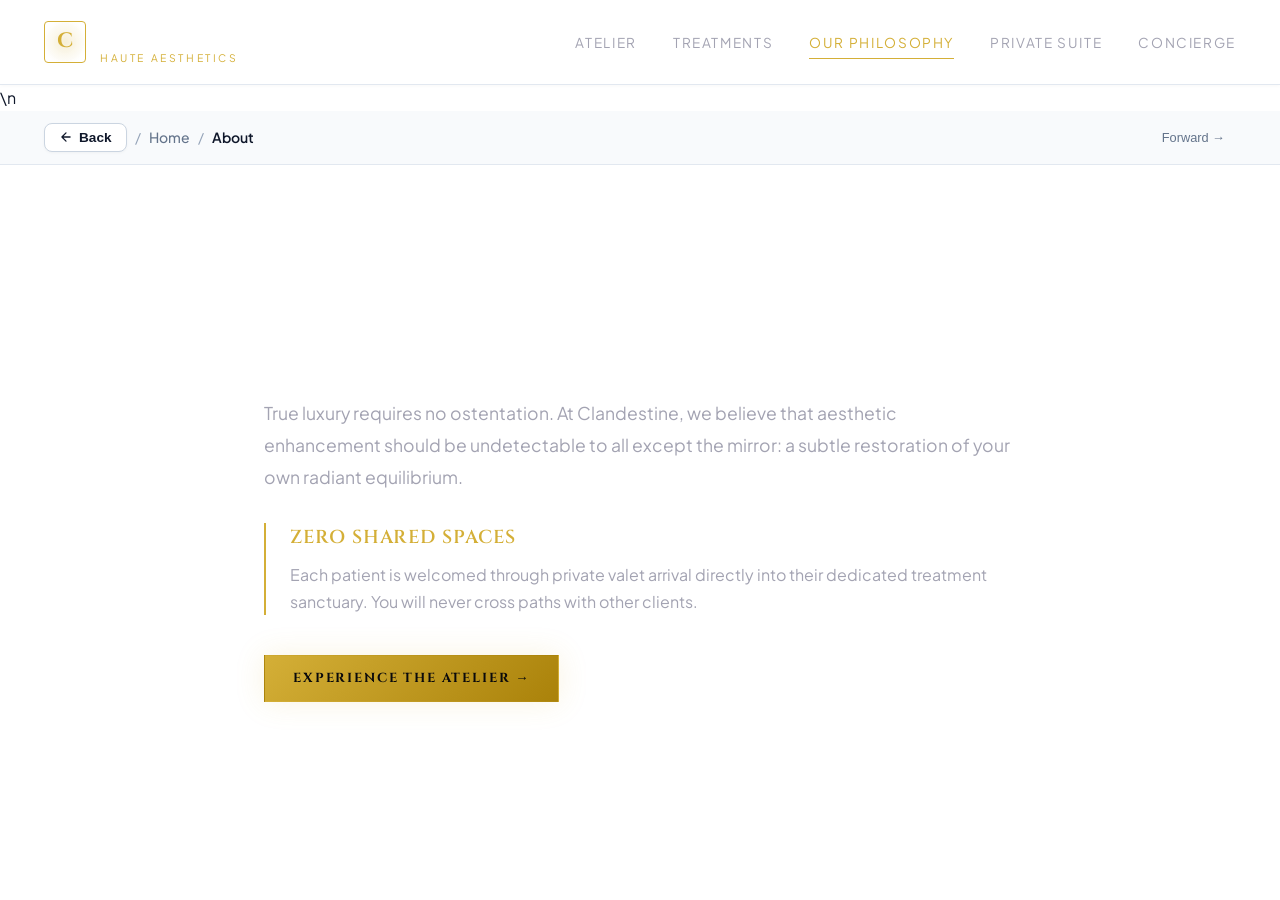
<file: about.html>
<!DOCTYPE html><html lang="en"><head><meta charset="UTF-8"><title>Our Philosophy — Clandestine Atelier</title><link rel="stylesheet" href="src/styles/theme.css"></head><body>
<header class="site-header"><div class="container header-inner"><a href="index.html" class="brand"><div class="brand-mark">C</div><div><span class="brand-name">Clandestine</span><span class="brand-sub">Haute Aesthetics</span></div></a><nav><ul class="nav-menu"><li><a href="index.html" class="nav-link">Atelier</a></li><li><a href="services.html" class="nav-link">Treatments</a></li><li><a href="about.html" class="nav-link active">Our Philosophy</a></li><li><a href="booking.html" class="nav-link">Private Suite</a></li><li><a href="contact.html" class="nav-link">Concierge</a></li></ul></nav></div></header>\n
  <!-- In-Window Breadcrumb & Front/Back Navigation -->
  <div class="subpage-nav-bar">
    <div class="container" style="display:flex; align-items:center; justify-content:space-between; flex-wrap:wrap; gap:12px;">
      <div style="display:flex; align-items:center; gap:8px; font-size:0.875rem;">
        <button onclick="window.history.length > 1 ? window.history.back() : window.location.href=\'index.html\'" class="btn-subpage-back" aria-label="Navigate Back">
          <svg width="14" height="14" viewBox="0 0 24 24" fill="none" stroke="currentColor" stroke-width="2.2" stroke-linecap="round" stroke-linejoin="round"><path d="M19 12H5M12 19l-7-7 7-7"/></svg>
          Back
        </button>
        <span style="color:#94A3B8;">/</span>
        <a href="index.html" style="color:#64748B; text-decoration:none; font-weight:500;">Home</a>
        <span style="color:#94A3B8;">/</span>
        <span style="color:#0F172A; font-weight:600;">About</span>
      </div>
      <div style="display:flex; align-items:center; gap:8px;">
        <button onclick="window.history.forward()" style="display:inline-flex; align-items:center; gap:4px; background:transparent; border:1px solid transparent; color:#64748B; padding:6px 10px; border-radius:6px; font-size:0.8rem; cursor:pointer;" title="Navigate Forward">Forward &rarr;</button>
      </div>
    </div>
  </div>

<div class="container" style="max-width:800px; padding:60px 24px 100px;">
<h1 style="font-size:3rem; margin-bottom:20px;">The Philosophy of Discretion</h1>
<p style="color:var(--text-muted); font-size:1.1rem; line-height:1.8; margin-bottom:30px;">True luxury requires no ostentation. At Clandestine, we believe that aesthetic enhancement should be undetectable to all except the mirror: a subtle restoration of your own radiant equilibrium.</p>
<div style="border-left:2px solid var(--color-gold); padding-left:24px; margin-bottom:40px;">
<h3 style="color:var(--color-gold); margin-bottom:8px;">Zero Shared Spaces</h3>
<p style="color:var(--text-muted); line-height:1.7;">Each patient is welcomed through private valet arrival directly into their dedicated treatment sanctuary. You will never cross paths with other clients.</p>
</div>
<a href="booking.html" class="btn btn-gold">Experience The Atelier &rarr;</a>
</div></body></html>
</file>
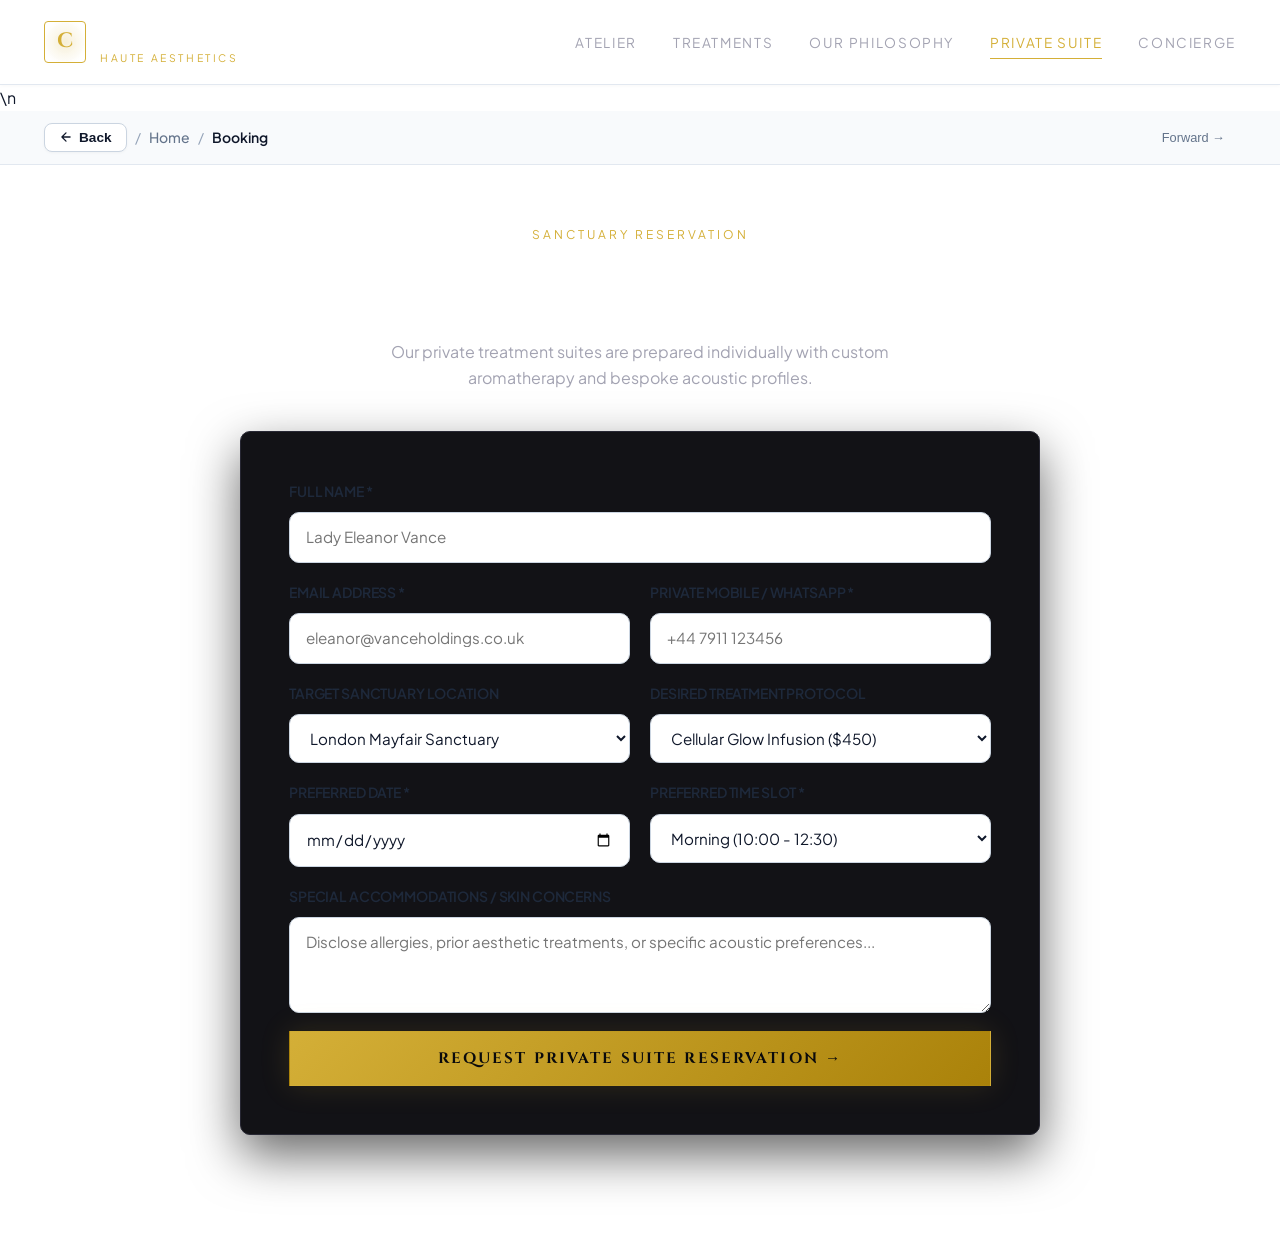
<file: booking.html>
<!DOCTYPE html>
<html lang="en">
<head>
  <meta charset="UTF-8">
  <meta name="viewport" content="width=device-width, initial-scale=1.0">
  <title>Reserve Private Suite — Clandestine Atelier</title>
  <link rel="icon" href="data:image/svg+xml,<svg xmlns='http://www.w3.org/2000/svg' viewBox='0 0 32 32'><rect width='32' height='32' fill='%230A0A0C'/><circle cx='16' cy='16' r='12' stroke='%23D4AF37' stroke-width='2' fill='none'/><text x='16' y='21' font-family='serif' font-size='14' fill='%23D4AF37' text-anchor='middle'>C</text></svg>">
  <link rel="stylesheet" href="src/styles/theme.css">
</head>
<body>
  <header class="site-header">
    <div class="container header-inner">
      <a href="index.html" class="brand">
        <div class="brand-mark">C</div>
        <div>
          <span class="brand-name">Clandestine</span>
          <span class="brand-sub">Haute Aesthetics</span>
        </div>
      </a>
      <nav>
        <ul class="nav-menu">
          <li><a href="index.html" class="nav-link">Atelier</a></li>
          <li><a href="services.html" class="nav-link">Treatments</a></li>
          <li><a href="about.html" class="nav-link">Our Philosophy</a></li>
          <li><a href="booking.html" class="nav-link active">Private Suite</a></li>
          <li><a href="contact.html" class="nav-link">Concierge</a></li>
        </ul>
      </nav>
    </div>
  </header>\n
  <!-- In-Window Breadcrumb & Front/Back Navigation -->
  <div class="subpage-nav-bar">
    <div class="container" style="display:flex; align-items:center; justify-content:space-between; flex-wrap:wrap; gap:12px;">
      <div style="display:flex; align-items:center; gap:8px; font-size:0.875rem;">
        <button onclick="window.history.length > 1 ? window.history.back() : window.location.href=\'index.html\'" class="btn-subpage-back" aria-label="Navigate Back">
          <svg width="14" height="14" viewBox="0 0 24 24" fill="none" stroke="currentColor" stroke-width="2.2" stroke-linecap="round" stroke-linejoin="round"><path d="M19 12H5M12 19l-7-7 7-7"/></svg>
          Back
        </button>
        <span style="color:#94A3B8;">/</span>
        <a href="index.html" style="color:#64748B; text-decoration:none; font-weight:500;">Home</a>
        <span style="color:#94A3B8;">/</span>
        <span style="color:#0F172A; font-weight:600;">Booking</span>
      </div>
      <div style="display:flex; align-items:center; gap:8px;">
        <button onclick="window.history.forward()" style="display:inline-flex; align-items:center; gap:4px; background:transparent; border:1px solid transparent; color:#64748B; padding:6px 10px; border-radius:6px; font-size:0.8rem; cursor:pointer;" title="Navigate Forward">Forward &rarr;</button>
      </div>
    </div>
  </div>


  <div class="container" style="padding:60px 24px 100px;">
    <div style="text-align:center; margin-bottom:40px;">
      <span class="section-tag">Sanctuary Reservation</span>
      <h1 style="font-size:2.8rem; margin-bottom:12px;">Reserve Your Suite</h1>
      <p style="color:var(--text-muted); max-width:540px; margin:0 auto;">Our private treatment suites are prepared individually with custom aromatherapy and bespoke acoustic profiles.</p>
    </div>

    <div class="booking-wrap">
      <form id="booking-form" onsubmit="handleSuiteBooking(event)">
        <div class="form-group">
          <label class="form-label">Full Name *</label>
          <input type="text" name="name" required placeholder="Lady Eleanor Vance" class="form-input">
        </div>

        <div style="display:grid; grid-template-columns:1fr 1fr; gap:20px;">
          <div class="form-group">
            <label class="form-label">Email Address *</label>
            <input type="email" name="email" required placeholder="eleanor@vanceholdings.co.uk" class="form-input">
          </div>
          <div class="form-group">
            <label class="form-label">Private Mobile / WhatsApp *</label>
            <input type="tel" name="phone" required placeholder="+44 7911 123456" class="form-input">
          </div>
        </div>

        <div style="display:grid; grid-template-columns:1fr 1fr; gap:20px;">
          <div class="form-group">
            <label class="form-label">Target Sanctuary Location</label>
            <select name="location" class="form-select">
              <option value="London Mayfair Sanctuary">London Mayfair Sanctuary</option>
              <option value="Beverly Hills Atelier">Beverly Hills Atelier</option>
              <option value="Zurich Alpine Clinic">Zurich Alpine Clinic</option>
            </select>
          </div>
          <div class="form-group">
            <label class="form-label">Desired Treatment Protocol</label>
            <select name="treatment" class="form-select">
              <option value="Cellular Glow Infusion ($450)">Cellular Glow Infusion ($450)</option>
              <option value="Clandestine Sculpt Facelift ($780)">Clandestine Sculpt Facelift ($780)</option>
              <option value="Stem-Cell Scalp Trichology ($580)">Stem-Cell Scalp Trichology ($580)</option>
              <option value="Full Atelier Bespoke Ritual ($1,200)">Full Atelier Bespoke Ritual ($1,200)</option>
            </select>
          </div>
        </div>

        <div style="display:grid; grid-template-columns:1fr 1fr; gap:20px;">
          <div class="form-group">
            <label class="form-label">Preferred Date *</label>
            <input type="date" name="preferred_date" required class="form-input">
          </div>
          <div class="form-group">
            <label class="form-label">Preferred Time Slot *</label>
            <select name="preferred_time" required class="form-select">
              <option value="Morning (10:00 - 12:30)">Morning (10:00 - 12:30)</option>
              <option value="Afternoon (13:30 - 16:00)">Afternoon (13:30 - 16:00)</option>
              <option value="Twilight Sanctuary (17:30 - 20:00)">Twilight Sanctuary (17:30 - 20:00)</option>
            </select>
          </div>
        </div>

        <div class="form-group">
          <label class="form-label">Special Accommodations / Skin Concerns</label>
          <textarea name="notes" rows="3" placeholder="Disclose allergies, prior aesthetic treatments, or specific acoustic preferences..." class="form-textarea"></textarea>
        </div>

        <button type="submit" id="b-btn" class="btn btn-gold" style="width:100%; padding:16px; font-size:0.95rem;">Request Private Suite Reservation &rarr;</button>
      </form>
    </div>
  </div>

  <script src="src/services/api.js"></script>
  <script>
    async function handleSuiteBooking(e) {
      e.preventDefault();
      const form = e.target;
      const btn = document.getElementById('b-btn');
      btn.textContent = 'Contacting Concierge...';

      const data = {
        name: form.name.value,
        email: form.email.value,
        phone: form.phone.value,
        service: form.treatment.value,
        requirement: `Location: ${form.location.value} | Slot: ${form.preferred_time.value}`,
        preferred_date: form.preferred_date.value,
        preferred_time: form.preferred_time.value,
        notes: form.notes.value,
        lead_type: 'BOOKING'
      };

      try {
        const res = await ScaleNovaAPI.submitLead(data);
        form.innerHTML = `
          <div style="text-align:center; padding:40px 10px;">
            <div style="color:var(--color-gold); font-size:3rem; margin-bottom:16px;">✦</div>
            <h2 class="font-serif" style="color:var(--color-gold); margin-bottom:14px;">Suite Request Reserved</h2>
            <p style="color:var(--text-muted); line-height:1.8; margin-bottom:24px;">Thank you, ${data.name}. Your confidential request <strong>${res.submission_id}</strong> has been transmitted directly to our private concierge at ${data.service}. You will receive confirmation via secure message.</p>
            <a href="index.html" class="btn btn-outline-gold">Return to Atelier</a>
          </div>
        `;
      } catch (err) {
        alert('Booking recorded in offline registry.');
      }
    }
  </script>
</body>
</html>
</file>
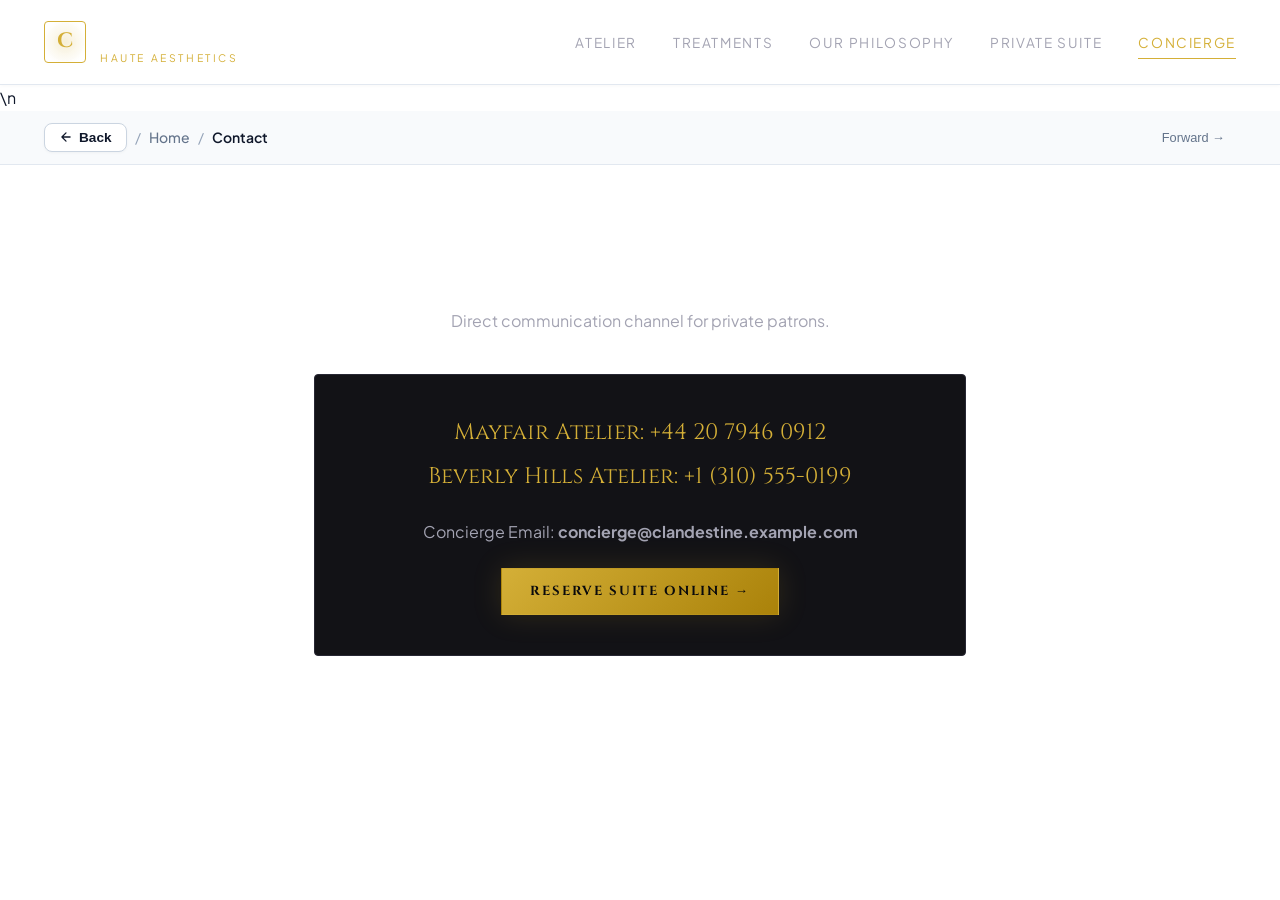
<file: contact.html>
<!DOCTYPE html><html lang="en"><head><meta charset="UTF-8"><title>Concierge — Clandestine Atelier</title><link rel="stylesheet" href="src/styles/theme.css"></head><body>
<header class="site-header"><div class="container header-inner"><a href="index.html" class="brand"><div class="brand-mark">C</div><div><span class="brand-name">Clandestine</span><span class="brand-sub">Haute Aesthetics</span></div></a><nav><ul class="nav-menu"><li><a href="index.html" class="nav-link">Atelier</a></li><li><a href="services.html" class="nav-link">Treatments</a></li><li><a href="about.html" class="nav-link">Our Philosophy</a></li><li><a href="booking.html" class="nav-link">Private Suite</a></li><li><a href="contact.html" class="nav-link active">Concierge</a></li></ul></nav></div></header>\n
  <!-- In-Window Breadcrumb & Front/Back Navigation -->
  <div class="subpage-nav-bar">
    <div class="container" style="display:flex; align-items:center; justify-content:space-between; flex-wrap:wrap; gap:12px;">
      <div style="display:flex; align-items:center; gap:8px; font-size:0.875rem;">
        <button onclick="window.history.length > 1 ? window.history.back() : window.location.href=\'index.html\'" class="btn-subpage-back" aria-label="Navigate Back">
          <svg width="14" height="14" viewBox="0 0 24 24" fill="none" stroke="currentColor" stroke-width="2.2" stroke-linecap="round" stroke-linejoin="round"><path d="M19 12H5M12 19l-7-7 7-7"/></svg>
          Back
        </button>
        <span style="color:#94A3B8;">/</span>
        <a href="index.html" style="color:#64748B; text-decoration:none; font-weight:500;">Home</a>
        <span style="color:#94A3B8;">/</span>
        <span style="color:#0F172A; font-weight:600;">Contact</span>
      </div>
      <div style="display:flex; align-items:center; gap:8px;">
        <button onclick="window.history.forward()" style="display:inline-flex; align-items:center; gap:4px; background:transparent; border:1px solid transparent; color:#64748B; padding:6px 10px; border-radius:6px; font-size:0.8rem; cursor:pointer;" title="Navigate Forward">Forward &rarr;</button>
      </div>
    </div>
  </div>

<div class="container" style="max-width:700px; padding:60px 24px 100px;"><h1 style="font-size:2.8rem; text-align:center; margin-bottom:12px;">Private Concierge</h1><p style="color:var(--text-muted); text-align:center; margin-bottom:40px;">Direct communication channel for private patrons.</p>
<div style="background:var(--bg-secondary); padding:40px; border-radius:var(--radius-sm); border:1px solid var(--border-subtle); text-align:center;">
<div style="color:var(--color-gold); font-size:1.4rem; font-family:var(--font-serif); margin-bottom:8px;">Mayfair Atelier: +44 20 7946 0912</div>
<div style="color:var(--color-gold); font-size:1.4rem; font-family:var(--font-serif); margin-bottom:24px;">Beverly Hills Atelier: +1 (310) 555-0199</div>
<p style="color:var(--text-muted); margin-bottom:24px;">Concierge Email: <strong>concierge@clandestine.example.com</strong></p>
<a href="booking.html" class="btn btn-gold">Reserve Suite Online &rarr;</a>
</div></div></body></html>
</file>
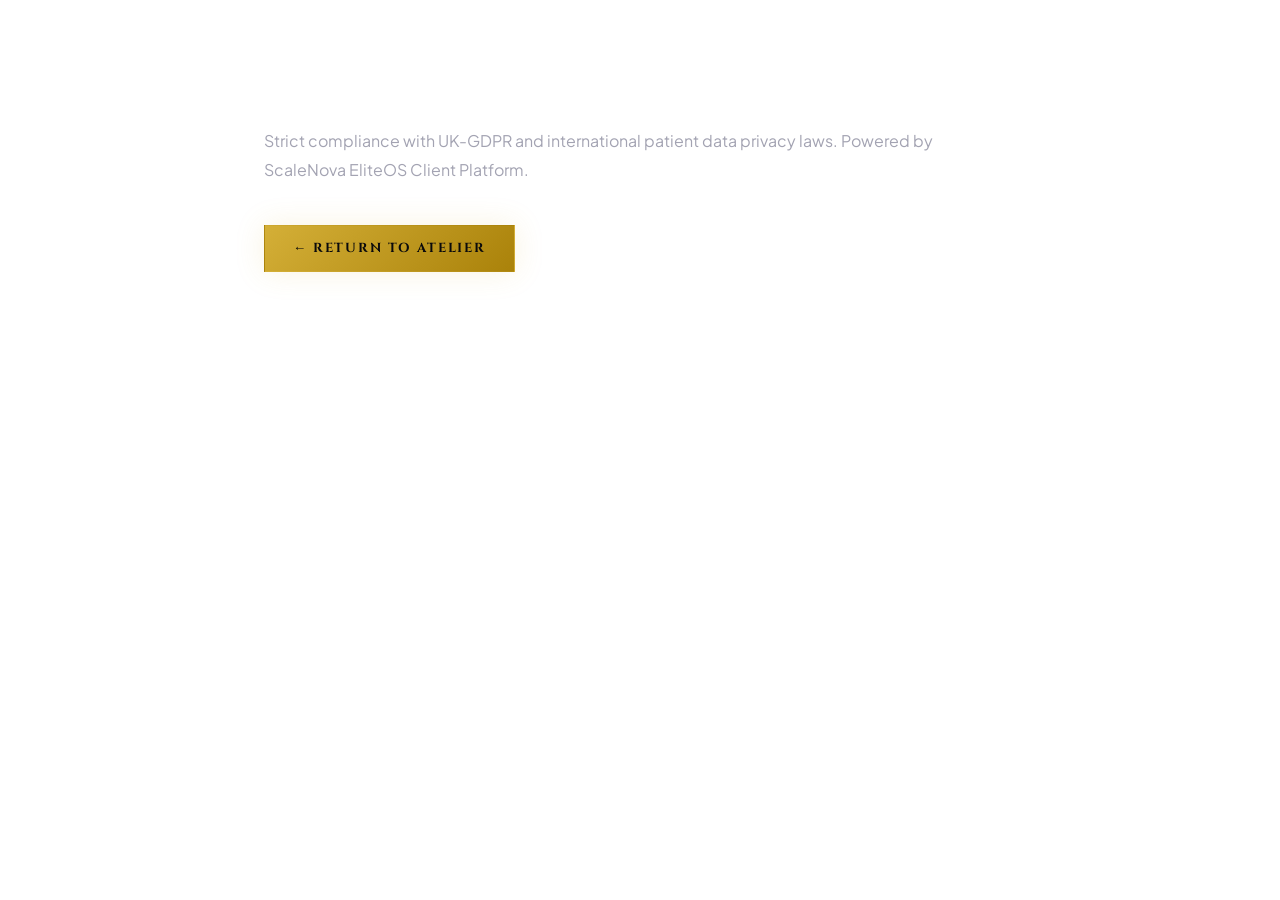
<file: privacy.html>
<!DOCTYPE html><html><head><meta charset="UTF-8"><title>Privacy — Clandestine Atelier</title><link rel="stylesheet" href="src/styles/theme.css"></head><body style="padding:60px 20px;"><div class="container" style="max-width:800px;"><h1>Medical Privacy & Data Governance</h1><p style="color:var(--text-muted); line-height:1.8; margin-top:16px;">Strict compliance with UK-GDPR and international patient data privacy laws. Powered by ScaleNova EliteOS Client Platform.</p><div style="margin-top:40px;"><a href="index.html" class="btn btn-gold">&larr; Return to Atelier</a></div></div></body></html>
</file>
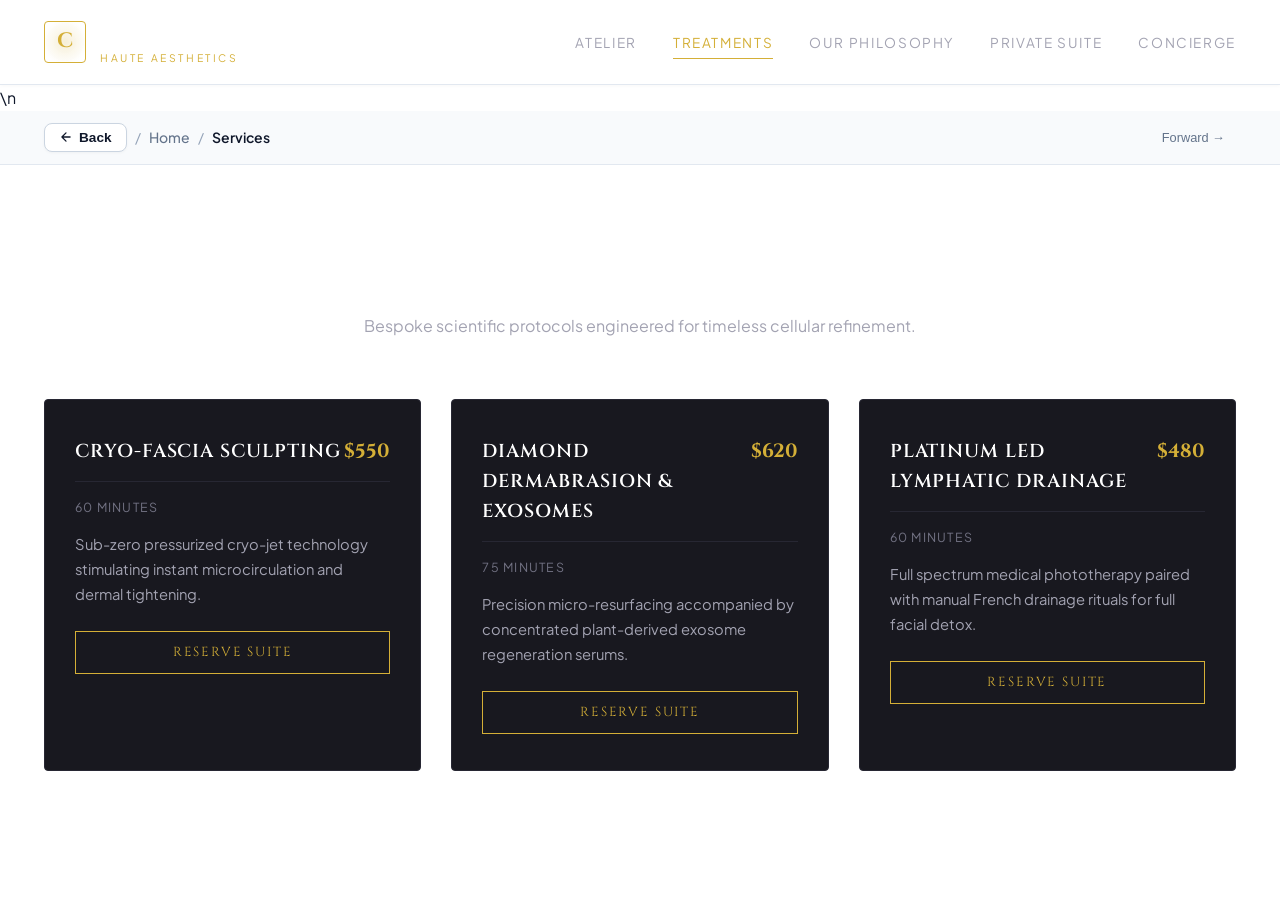
<file: services.html>
<!DOCTYPE html><html lang="en"><head><meta charset="UTF-8"><title>Treatments Directory — Clandestine Atelier</title><link rel="stylesheet" href="src/styles/theme.css"></head><body>
<header class="site-header"><div class="container header-inner"><a href="index.html" class="brand"><div class="brand-mark">C</div><div><span class="brand-name">Clandestine</span><span class="brand-sub">Haute Aesthetics</span></div></a><nav><ul class="nav-menu"><li><a href="index.html" class="nav-link">Atelier</a></li><li><a href="services.html" class="nav-link active">Treatments</a></li><li><a href="about.html" class="nav-link">Our Philosophy</a></li><li><a href="booking.html" class="nav-link">Private Suite</a></li><li><a href="contact.html" class="nav-link">Concierge</a></li></ul></nav></div></header>\n
  <!-- In-Window Breadcrumb & Front/Back Navigation -->
  <div class="subpage-nav-bar">
    <div class="container" style="display:flex; align-items:center; justify-content:space-between; flex-wrap:wrap; gap:12px;">
      <div style="display:flex; align-items:center; gap:8px; font-size:0.875rem;">
        <button onclick="window.history.length > 1 ? window.history.back() : window.location.href=\'index.html\'" class="btn-subpage-back" aria-label="Navigate Back">
          <svg width="14" height="14" viewBox="0 0 24 24" fill="none" stroke="currentColor" stroke-width="2.2" stroke-linecap="round" stroke-linejoin="round"><path d="M19 12H5M12 19l-7-7 7-7"/></svg>
          Back
        </button>
        <span style="color:#94A3B8;">/</span>
        <a href="index.html" style="color:#64748B; text-decoration:none; font-weight:500;">Home</a>
        <span style="color:#94A3B8;">/</span>
        <span style="color:#0F172A; font-weight:600;">Services</span>
      </div>
      <div style="display:flex; align-items:center; gap:8px;">
        <button onclick="window.history.forward()" style="display:inline-flex; align-items:center; gap:4px; background:transparent; border:1px solid transparent; color:#64748B; padding:6px 10px; border-radius:6px; font-size:0.8rem; cursor:pointer;" title="Navigate Forward">Forward &rarr;</button>
      </div>
    </div>
  </div>

<div class="container" style="padding:60px 24px 100px;"><div style="text-align:center; margin-bottom:60px;"><h1 style="font-size:3rem; margin-bottom:12px;">Full Treatment Directory</h1><p style="color:var(--text-muted);">Bespoke scientific protocols engineered for timeless cellular refinement.</p></div>
<div class="treatment-grid">
  <div class="treatment-card"><div class="treatment-header"><h3>Cryo-Fascia Sculpting</h3><span class="treatment-price">$550</span></div><span class="treatment-duration">60 Minutes</span><p class="treatment-desc">Sub-zero pressurized cryo-jet technology stimulating instant microcirculation and dermal tightening.</p><a href="booking.html" class="btn btn-outline-gold" style="width:100%; text-align:center; padding:10px;">Reserve Suite</a></div>
  <div class="treatment-card"><div class="treatment-header"><h3>Diamond Dermabrasion & Exosomes</h3><span class="treatment-price">$620</span></div><span class="treatment-duration">75 Minutes</span><p class="treatment-desc">Precision micro-resurfacing accompanied by concentrated plant-derived exosome regeneration serums.</p><a href="booking.html" class="btn btn-outline-gold" style="width:100%; text-align:center; padding:10px;">Reserve Suite</a></div>
  <div class="treatment-card"><div class="treatment-header"><h3>Platinum LED Lymphatic Drainage</h3><span class="treatment-price">$480</span></div><span class="treatment-duration">60 Minutes</span><p class="treatment-desc">Full spectrum medical phototherapy paired with manual French drainage rituals for full facial detox.</p><a href="booking.html" class="btn btn-outline-gold" style="width:100%; text-align:center; padding:10px;">Reserve Suite</a></div>
</div></div></body></html>
</file>
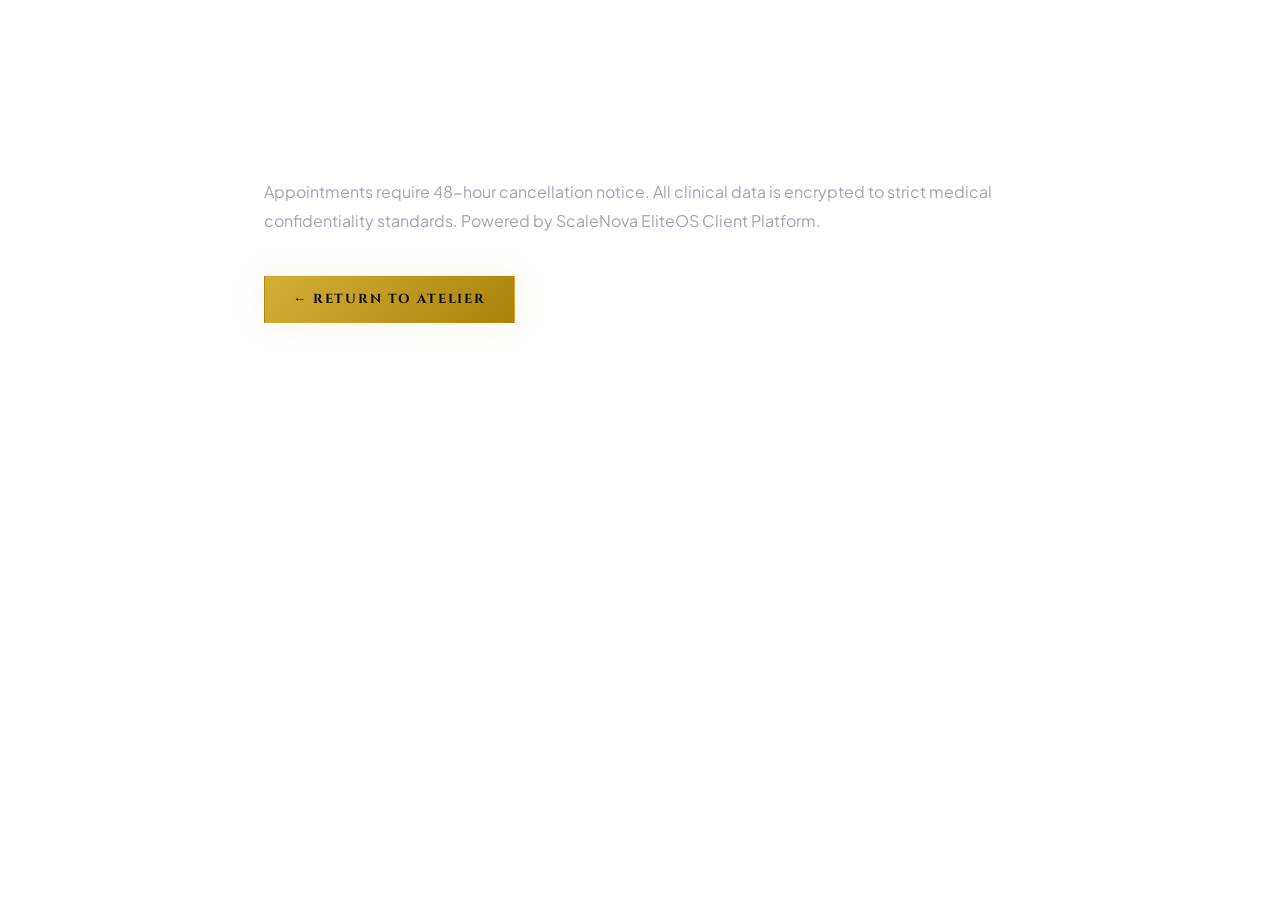
<file: terms.html>
<!DOCTYPE html><html><head><meta charset="UTF-8"><title>Terms — Clandestine Atelier</title><link rel="stylesheet" href="src/styles/theme.css"></head><body style="padding:60px 20px;"><div class="container" style="max-width:800px;"><h1>Atelier Governance & Confidentiality</h1><p style="color:var(--text-muted); line-height:1.8; margin-top:16px;">Appointments require 48-hour cancellation notice. All clinical data is encrypted to strict medical confidentiality standards. Powered by ScaleNova EliteOS Client Platform.</p><div style="margin-top:40px;"><a href="index.html" class="btn btn-gold">&larr; Return to Atelier</a></div></div></body></html>
</file>
<file: src/styles/theme.css>
/* ==============================================================================
   SCALENOVA SYSTEMS — DEMO 07: CLANDESTINE ATELIER
   Haute Aesthetics, MedSpa & Luxury Wellness Design System
   ============================================================================== */

@import url('https://fonts.googleapis.com/css2?family=Cinzel:wght@400;600;700;800&family=Plus+Jakarta+Sans:wght@300;400;500;600;700&family=Playfair+Display:ital,wght@0,400;0,600;1,400&display=swap');

:root {
  --bg-primary: #0A0A0C;
  --bg-secondary: #121216;
  --bg-card: #18181F;
  --surface-overlay: rgba(10, 10, 12, 0.92);
  --border-subtle: #272733;
  --border-gold: #C5A880;
  
  --color-gold: #D4AF37;
  --color-gold-hover: #E5C365;
  --color-gold-glow: rgba(212, 175, 55, 0.2);
  --color-champagne: #F5E6D3;
  --color-rose: #E29578;
  
  --text-main: #FFFFFF;
  --text-muted: #A3A3B2;
  --text-light: #717182;

  --shadow-lux: 0 20px 50px rgba(0, 0, 0, 0.6);
  --shadow-gold: 0 0 30px rgba(212, 175, 55, 0.15);

  --font-serif: 'Cinzel', Georgia, serif;
  --font-editorial: 'Playfair Display', serif;
  --font-sans: 'Plus Jakarta Sans', sans-serif;
  
  --radius-sm: 4px;
  --radius-md: 10px;
  --radius-lg: 16px;
  --radius-full: 9999px;
  --transition: all 0.3s cubic-bezier(0.16, 1, 0.3, 1);
}

* { box-sizing: border-box; margin: 0; padding: 0; }

body {
  background-color: var(--bg-primary);
  color: var(--text-main);
  font-family: var(--font-sans);
  line-height: 1.6;
  -webkit-font-smoothing: antialiased;
  overflow-x: hidden;
}

h1, h2, h3, h4, .font-serif {
  font-family: var(--font-serif);
  font-weight: 600;
  letter-spacing: 0.05em;
  color: var(--text-main);
  text-transform: uppercase;
}

a { color: inherit; text-decoration: none; }

.container {
  width: 100%;
  max-width: 1240px;
  margin: 0 auto;
  padding: 0 24px;
}

/* Dispatch Bar */
.dispatch-bar {
  background-color: #050506;
  color: var(--color-champagne);
  font-size: 0.78rem;
  letter-spacing: 0.15em;
  text-transform: uppercase;
  padding: 8px 0;
  border-bottom: 1px solid var(--border-subtle);
  text-align: center;
}
.dispatch-bar span { color: var(--color-gold); font-weight: 700; }

/* Site Header */
.site-header {
  position: sticky;
  top: 0;
  z-index: 100;
  background: var(--surface-overlay);
  backdrop-filter: blur(16px);
  border-bottom: 1px solid var(--border-subtle);
}
.header-inner {
  display: flex;
  align-items: center;
  justify-content: space-between;
  height: 84px;
}
.brand {
  display: flex;
  align-items: center;
  gap: 14px;
}
.brand-mark {
  width: 42px;
  height: 42px;
  border: 1px solid var(--color-gold);
  color: var(--color-gold);
  display: flex;
  align-items: center;
  justify-content: center;
  font-family: var(--font-serif);
  font-size: 1.3rem;
  font-weight: 700;
  border-radius: var(--radius-sm);
  background: radial-gradient(circle, var(--color-gold-glow) 0%, transparent 80%);
}
.brand-name {
  font-family: var(--font-serif);
  font-size: 1.25rem;
  letter-spacing: 0.18em;
  color: #FFF;
}
.brand-sub {
  font-size: 0.65rem;
  letter-spacing: 0.25em;
  text-transform: uppercase;
  color: var(--color-gold);
  display: block;
}

.nav-menu {
  display: flex;
  gap: 36px;
  list-style: none;
}
.nav-link {
  font-size: 0.85rem;
  text-transform: uppercase;
  letter-spacing: 0.12em;
  color: var(--text-muted);
  transition: var(--transition);
  padding: 8px 0;
  position: relative;
}
.nav-link:hover, .nav-link.active {
  color: var(--color-gold);
}
.nav-link.active::after {
  content: '';
  position: absolute;
  bottom: 0;
  left: 0;
  width: 100%;
  height: 1px;
  background: var(--color-gold);
}

.btn {
  display: inline-flex;
  align-items: center;
  justify-content: center;
  gap: 8px;
  padding: 12px 28px;
  font-family: var(--font-serif);
  font-size: 0.82rem;
  letter-spacing: 0.14em;
  text-transform: uppercase;
  cursor: pointer;
  transition: var(--transition);
  border: 1px solid transparent;
}
.btn-gold {
  background: linear-gradient(135deg, #D4AF37 0%, #AA820A 100%);
  color: #0A0A0C;
  font-weight: 700;
  box-shadow: var(--shadow-gold);
}
.btn-gold:hover {
  background: linear-gradient(135deg, #E5C365 0%, #C5A880 100%);
  transform: translateY(-2px);
}
.btn-outline-gold {
  border: 1px solid var(--color-gold);
  color: var(--color-gold);
  background: transparent;
}
.btn-outline-gold:hover {
  background: var(--color-gold-glow);
  color: #FFF;
}

/* Hero Section */
.hero {
  position: relative;
  padding: 120px 0 100px;
  background: radial-gradient(circle at 50% 0%, rgba(212, 175, 55, 0.12) 0%, transparent 70%);
  text-align: center;
}
.hero-tagline {
  color: var(--color-gold);
  font-size: 0.8rem;
  letter-spacing: 0.3em;
  text-transform: uppercase;
  margin-bottom: 24px;
  display: block;
}
.hero-h1 {
  font-size: 4rem;
  line-height: 1.15;
  letter-spacing: 0.08em;
  max-width: 900px;
  margin: 0 auto 28px;
}
.hero-h1 em {
  font-family: var(--font-editorial);
  text-transform: none;
  font-style: italic;
  font-weight: 400;
  color: var(--color-gold);
}
.hero-sub {
  font-size: 1.15rem;
  color: var(--text-muted);
  max-width: 640px;
  margin: 0 auto 40px;
  font-weight: 300;
  line-height: 1.8;
}

/* Treatment Menu Showcase */
.section {
  padding: 100px 0;
}
.section-header {
  text-align: center;
  max-width: 640px;
  margin: 0 auto 60px;
}
.section-tag {
  color: var(--color-gold);
  font-size: 0.75rem;
  letter-spacing: 0.25em;
  text-transform: uppercase;
  margin-bottom: 12px;
  display: block;
}
.section-title {
  font-size: 2.6rem;
  margin-bottom: 16px;
}
.section-desc {
  color: var(--text-muted);
  font-size: 1rem;
}

.treatment-grid {
  display: grid;
  grid-template-columns: repeat(auto-fit, minmax(340px, 1fr));
  gap: 30px;
}
.treatment-card {
  background: var(--bg-card);
  border: 1px solid var(--border-subtle);
  border-radius: var(--radius-sm);
  padding: 36px 30px;
  transition: var(--transition);
  position: relative;
  overflow: hidden;
}
.treatment-card::before {
  content: '';
  position: absolute;
  top: 0;
  left: 0;
  width: 100%;
  height: 2px;
  background: transparent;
  transition: var(--transition);
}
.treatment-card:hover {
  border-color: var(--border-gold);
  transform: translateY(-4px);
  box-shadow: var(--shadow-lux);
}
.treatment-card:hover::before {
  background: var(--color-gold);
}
.treatment-header {
  display: flex;
  justify-content: space-between;
  align-items: baseline;
  margin-bottom: 16px;
  border-bottom: 1px solid var(--border-subtle);
  padding-bottom: 14px;
}
.treatment-name {
  font-size: 1.25rem;
  letter-spacing: 0.05em;
}
.treatment-price {
  font-family: var(--font-serif);
  color: var(--color-gold);
  font-size: 1.2rem;
  font-weight: 700;
}
.treatment-duration {
  font-size: 0.78rem;
  color: var(--text-light);
  letter-spacing: 0.1em;
  text-transform: uppercase;
  margin-bottom: 14px;
  display: block;
}
.treatment-desc {
  font-size: 0.92rem;
  color: var(--text-muted);
  line-height: 1.7;
  margin-bottom: 24px;
}
.treatment-footer {
  display: flex;
  justify-content: space-between;
  align-items: center;
}

/* Master Practitioners */
.team-grid {
  display: grid;
  grid-template-columns: repeat(auto-fit, minmax(280px, 1fr));
  gap: 32px;
}
.team-card {
  background: var(--bg-secondary);
  border: 1px solid var(--border-subtle);
  border-radius: var(--radius-sm);
  overflow: hidden;
  text-align: center;
}
.team-thumb {
  height: 360px;
  overflow: hidden;
  position: relative;
}
.team-thumb img {
  width: 100%;
  height: 100%;
  object-fit: cover;
  filter: grayscale(40%);
  transition: var(--transition);
}
.team-card:hover .team-thumb img {
  filter: grayscale(0%);
  transform: scale(1.05);
}
.team-info {
  padding: 24px 20px;
}
.team-name {
  font-size: 1.2rem;
  margin-bottom: 4px;
}
.team-role {
  color: var(--color-gold);
  font-size: 0.75rem;
  letter-spacing: 0.15em;
  text-transform: uppercase;
  margin-bottom: 12px;
}
.team-bio {
  font-size: 0.86rem;
  color: var(--text-muted);
  line-height: 1.6;
}

/* Luxury Booking Form */
.booking-wrap {
  background: var(--bg-secondary);
  border: 1px solid var(--border-subtle);
  border-radius: var(--radius-md);
  padding: 48px;
  max-width: 800px;
  margin: 0 auto;
  box-shadow: var(--shadow-lux);
}
.form-group {
  margin-bottom: 24px;
}
.form-label {
  display: block;
  font-size: 0.8rem;
  text-transform: uppercase;
  letter-spacing: 0.12em;
  color: var(--color-champagne);
  margin-bottom: 8px;
}
.form-input, .form-select, .form-textarea {
  width: 100%;
  padding: 14px 16px;
  background: var(--bg-primary);
  border: 1px solid var(--border-subtle);
  color: #FFF;
  font-family: var(--font-sans);
  font-size: 0.95rem;
  border-radius: var(--radius-sm);
  outline: none;
  transition: var(--transition);
}
.form-input:focus, .form-select:focus, .form-textarea:focus {
  border-color: var(--color-gold);
  box-shadow: var(--shadow-gold);
}

/* Footer */
.site-footer {
  background: #050506;
  border-top: 1px solid var(--border-subtle);
  padding: 80px 0 36px;
}
.footer-grid {
  display: grid;
  grid-template-columns: 1.5fr 1fr 1fr 1fr;
  gap: 40px;
  margin-bottom: 60px;
}
.footer-col h4 {
  font-size: 0.95rem;
  letter-spacing: 0.15em;
  color: var(--color-gold);
  margin-bottom: 20px;
}
.footer-links { list-style: none; }
.footer-links li { margin-bottom: 12px; }
.footer-links a {
  font-size: 0.88rem;
  color: var(--text-muted);
  transition: var(--transition);
}
.footer-links a:hover { color: var(--color-gold); }

.footer-bottom {
  border-top: 1px solid var(--border-subtle);
  padding-top: 30px;
  display: flex;
  justify-content: space-between;
  font-size: 0.8rem;
  color: var(--text-light);
}

@media(max-width: 768px) {
  .nav-menu { display: none; }
  .hero-h1 { font-size: 2.6rem; }
  .footer-grid { grid-template-columns: 1fr; gap: 32px; }
  .booking-wrap { padding: 24px; }
}
\n
/* =========================================================================
 * SCALENOVA PREMIUM LIGHT LUXURY & MOTIONSITES.AI DESIGN SYSTEM TOKENS
 * Mobile-First Single-Column Stacked Forms, Light Luxury Aesthetic,
 * Micro-Animations, Smooth In-Window Navigation & Floating Indicators.
 * ========================================================================= */

:root {
  --sn-bg-primary: #FFFFFF;
  --sn-bg-secondary: #F8FAFC;
  --sn-bg-tertiary: #F1F5F9;
  --sn-card-bg: #FFFFFF;
  --sn-border-subtle: #E2E8F0;
  --sn-border-focus: #3B82F6;
  --sn-text-main: #0F172A;
  --sn-text-body: #334155;
  --sn-text-muted: #64748B;
  --sn-shadow-card: 0 4px 20px -2px rgba(15, 23, 42, 0.05), 0 2px 6px -1px rgba(15, 23, 42, 0.02);
  --sn-shadow-hover: 0 20px 35px -10px rgba(15, 23, 42, 0.08), 0 1px 3px rgba(0, 0, 0, 0.05);
}

/* 1. LIGHT LUXURY BACKGROUND TRANSFORMATION */
body {
  background-color: #FFFFFF !important;
  color: #0F172A !important;
  overflow-x: hidden !important;
}

.top-dispatch-bar {
  background: #F1F5F9 !important;
  color: #0F172A !important;
  border-bottom: 1px solid #E2E8F0 !important;
}

.top-dispatch-bar a {
  color: #0F172A !important;
}

.site-header {
  background: rgba(255, 255, 255, 0.94) !important;
  backdrop-filter: blur(16px) !important;
  -webkit-backdrop-filter: blur(16px) !important;
  border-bottom: 1px solid #E2E8F0 !important;
  box-shadow: 0 1px 4px rgba(0, 0, 0, 0.03) !important;
}

.site-footer {
  background-color: #F8FAFC !important;
  color: #475569 !important;
  border-top: 1px solid #E2E8F0 !important;
}

.site-footer h3, .site-footer h4, .footer-brand h3, .footer-col h4, .footer-column h4 {
  color: #0F172A !important;
}

.site-footer a {
  color: #64748B !important;
  transition: color 0.2s ease !important;
}

.site-footer a:hover {
  color: #2563EB !important;
}

.footer-bottom {
  border-top: 1px solid #E2E8F0 !important;
  color: #64748B !important;
}

/* 2. MOBILE-FIRST SINGLE-COLUMN STACKED FORMS (ZERO COLLISION) */
form {
  display: flex !important;
  flex-direction: column !important;
  width: 100% !important;
}

.form-row-2col, .form-row, .form-grid, .grid-cols-2 {
  display: flex !important;
  flex-direction: column !important;
  width: 100% !important;
  gap: 16px !important;
  margin-bottom: 0 !important;
}

.form-group, .field, .input-group {
  width: 100% !important;
  display: flex !important;
  flex-direction: column !important;
  gap: 6px !important;
  margin-bottom: 18px !important;
  box-sizing: border-box !important;
}

.form-group label, .field label {
  font-size: 0.875rem !important;
  font-weight: 600 !important;
  color: #1E293B !important;
  margin-bottom: 4px !important;
  display: block !important;
  letter-spacing: -0.01em !important;
}

.form-group input, .form-group select, .form-group textarea,
.field input, .field select, .field textarea,
input[type="text"], input[type="email"], input[type="tel"], input[type="date"], input[type="number"], select, textarea {
  width: 100% !important;
  max-width: 100% !important;
  box-sizing: border-box !important;
  display: block !important;
  padding: 13px 16px !important;
  border: 1px solid #CBD5E1 !important;
  border-radius: 10px !important;
  background-color: #FFFFFF !important;
  color: #0F172A !important;
  font-size: 0.95rem !important;
  line-height: 1.5 !important;
  font-family: inherit !important;
  transition: all 0.2s cubic-bezier(0.16, 1, 0.3, 1) !important;
}

.form-group input:focus, .form-group select:focus, .form-group textarea:focus,
input:focus, select:focus, textarea:focus {
  outline: none !important;
  border-color: #3B82F6 !important;
  box-shadow: 0 0 0 3px rgba(59, 130, 246, 0.16) !important;
  background-color: #FFFFFF !important;
}

/* 3. MOTIONSITES.AI & 21ST.DEV ANIMATIONS & FLOATS */
@keyframes floatSlowBadge {
  0%, 100% { transform: translateY(0px); }
  50% { transform: translateY(-5px); }
}

@keyframes pulseGlowEmerald {
  0%, 100% { box-shadow: 0 0 0 0 rgba(16, 185, 129, 0.4); }
  50% { box-shadow: 0 0 0 6px rgba(16, 185, 129, 0); }
}

.pulse-indicator, .live-indicator, .status-dot {
  display: inline-block !important;
  width: 8px !important;
  height: 8px !important;
  border-radius: 50% !important;
  background-color: #10B981 !important;
  animation: pulseGlowEmerald 2s infinite !important;
  margin-right: 6px !important;
  vertical-align: middle !important;
}

.bento-card, .card, .service-card, .feature-card, .product-card, .pricing-card, .case-card {
  background: #FFFFFF !important;
  border: 1px solid #E2E8F0 !important;
  border-radius: 16px !important;
  box-shadow: var(--sn-shadow-card) !important;
  transition: all 0.3s cubic-bezier(0.16, 1, 0.3, 1) !important;
}

.bento-card:hover, .card:hover, .service-card:hover, .feature-card:hover, .product-card:hover, .pricing-card:hover, .case-card:hover {
  transform: translateY(-4px) !important;
  border-color: #CBD5E1 !important;
  box-shadow: var(--sn-shadow-hover) !important;
}

/* 4. SUBPAGE IN-WINDOW BREADCRUMB & NAVIGATION */
.subpage-nav-bar {
  background: #F8FAFC !important;
  border-bottom: 1px solid #E2E8F0 !important;
  padding: 12px 0 !important;
  position: relative !important;
  z-index: 40 !important;
}

.btn-subpage-back {
  display: inline-flex !important;
  align-items: center !important;
  gap: 6px !important;
  background: #FFFFFF !important;
  border: 1px solid #CBD5E1 !important;
  color: #0F172A !important;
  padding: 6px 14px !important;
  border-radius: 8px !important;
  font-weight: 600 !important;
  font-size: 0.85rem !important;
  cursor: pointer !important;
  transition: all 0.2s ease !important;
  box-shadow: 0 1px 3px rgba(0, 0, 0, 0.04) !important;
}

.btn-subpage-back:hover {
  border-color: #3B82F6 !important;
  color: #2563EB !important;
  transform: translateX(-2px) !important;
}

/* 5. RESPONSIVE MOBILE POLISH */
@media (max-width: 768px) {
  .site-header {
    padding: 12px 0 !important;
  }
  .container {
    padding-left: 20px !important;
    padding-right: 20px !important;
  }
  h1 {
    font-size: 2.1rem !important;
    line-height: 1.2 !important;
  }
  .site-footer {
    padding: 50px 0 30px !important;
  }
  .footer-grid {
    grid-template-columns: 1fr !important;
    gap: 32px !important;
  }
}
</file>
